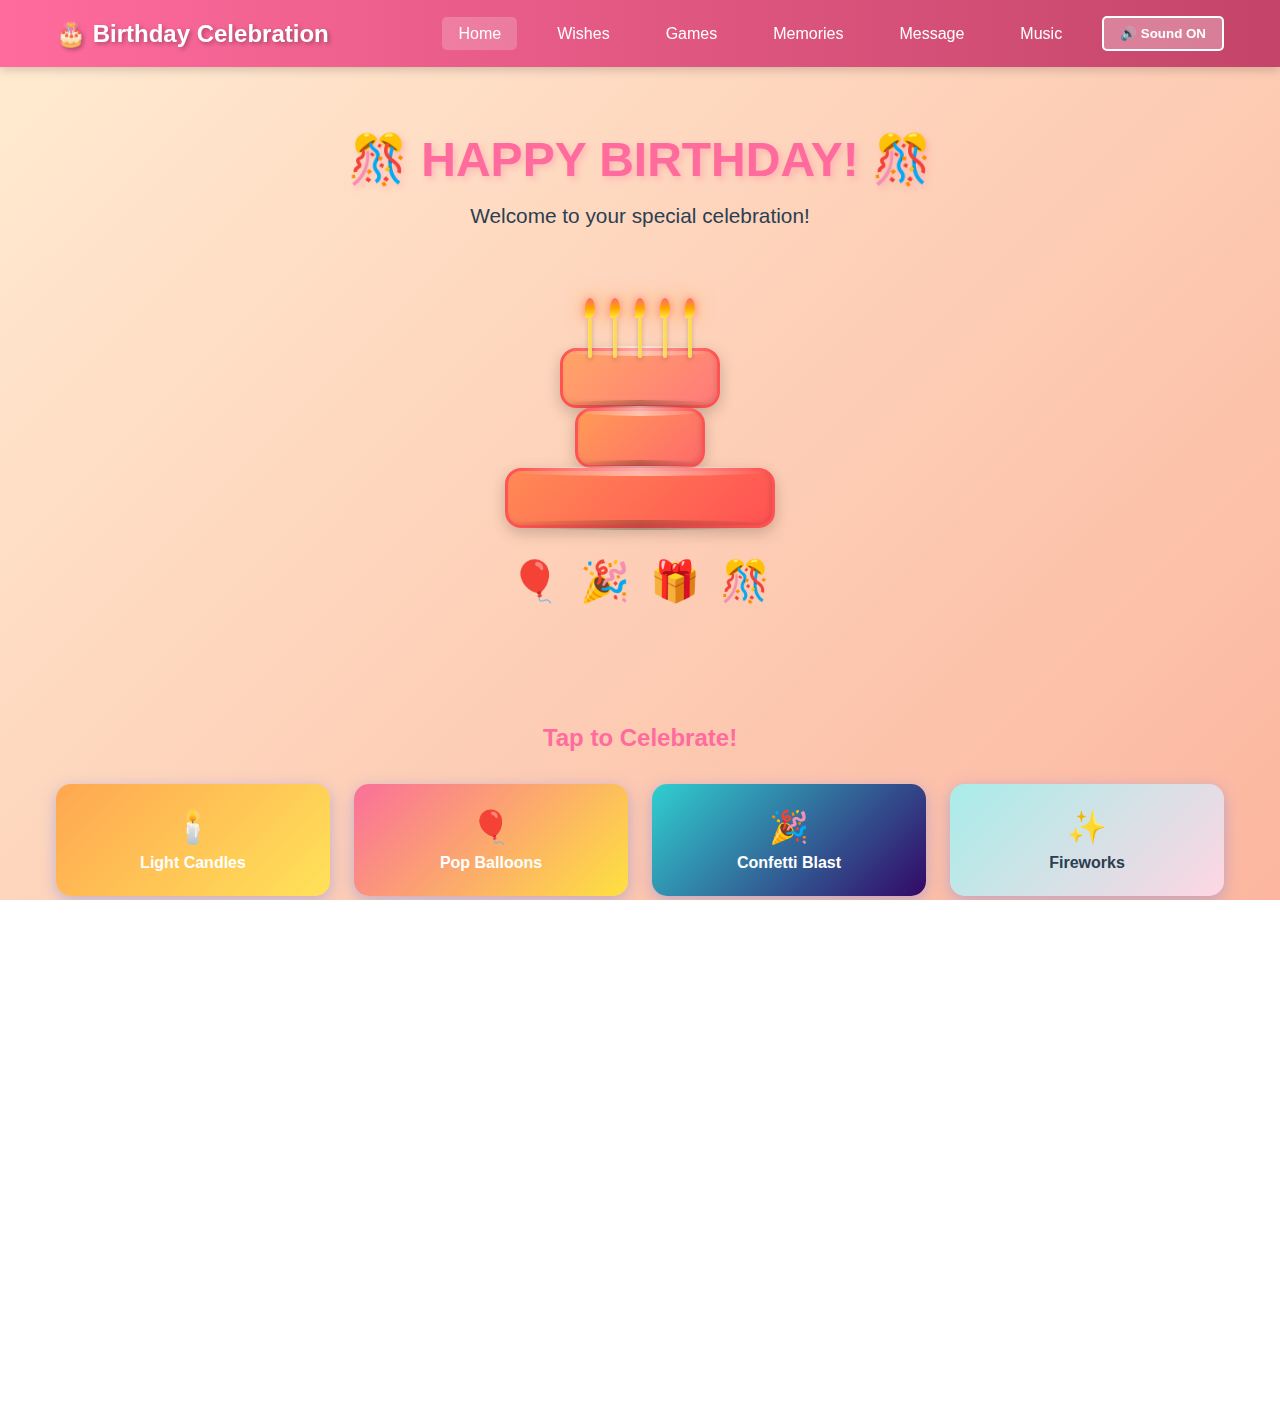
<file: index.html>
<!DOCTYPE html>
<html lang="en">
<head>
    <meta charset="UTF-8">
    <meta name="viewport" content="width=device-width, initial-scale=1.0">
    <title>Happy Birthday! 🎉</title>
    <link rel="stylesheet" href="styles.css">
</head>
<body>
    <!-- Navigation -->
    <nav class="navbar">
        <div class="nav-container">
            <h1 class="logo">🎂 Birthday Celebration</h1>
            <div class="nav-toggle" id="navToggle">☰</div>
            <ul class="nav-menu" id="navMenu">
                <li><a href="index.html" class="nav-link active">Home</a></li>
                <li><a href="wishes.html" class="nav-link">Wishes</a></li>
                <li><a href="games.html" class="nav-link">Games</a></li>
                <li><a href="memories.html" class="nav-link">Memories</a></li>
                <li><a href="message.html" class="nav-link">Message</a></li>
                <li><a href="music.html" class="nav-link">Music</a></li>
                <li><button id="soundToggle" class="sound-btn">🔊 Sound ON</button></li>
            </ul>
        </div>
    </nav>

    <!-- Main Content -->
    <main class="container">
        <!-- Greeting Section -->
        <section class="greeting-section">
            <div class="confetti" id="confetti"></div>
            <h2 class="greeting-text">🎊 HAPPY BIRTHDAY! 🎊</h2>
            <p class="greeting-subtext">Welcome to your special celebration!</p>
        </section>

        <!-- Animated Cake -->
        <section class="cake-section">
            <div class="cake-container">
                <div class="cake">
                    
                    <div class="cake-layer top"></div>
                    <div class="cake-layer middle"></div>
                    <div class="cake-layer bottom"></div>
                </div>

                <!-- Candles -->
                <div class="candles">
                    <div class="candle" data-candle="1">
                        <div class="flame"></div>
                        <div class="candle-stick"></div>
                        
                    </div>
                    <div class="candle" data-candle="2">
                           <div class="flame"></div>
                        <div class="candle-stick"></div>
                     
                    </div>
                    <div class="candle" data-candle="3">
                        <div class="flame"></div>
                        <div class="candle-stick"></div>
                        
                    </div>
                    <div class="candle" data-candle="4">
                        <div class="flame"></div>
                        <div class="candle-stick"></div>
                        
                    </div>
                    <div class="candle" data-candle="5">
                        <div class="flame"></div>
                        <div class="candle-stick"></div>
                        
                    </div>
                </div>

                <!-- Decorations -->
                <div class="decorations">
                    <span class="emoji bounce">🎈</span>
                    <span class="emoji bounce" style="animation-delay: 0.2s">🎉</span>
                    <span class="emoji bounce" style="animation-delay: 0.6s">🎁</span>
                    <span class="emoji bounce" style="animation-delay: 0.8s">🎊</span>
                </div>
            </div>
        </section>

        <!-- Interactive Buttons -->
        <section class="interactive-section">
            <h3>Tap to Celebrate!</h3>
            <div class="button-grid">
                <button class="action-btn candle-btn" id="lightCandlesBtn">
                    <span class="emoji">🕯️</span>
                    <span>Light Candles</span>
                </button>
                <button class="action-btn balloon-btn" id="popBalloonsBtn">
                    <span class="emoji">🎈</span>
                    <span>Pop Balloons</span>
                </button>
                <button class="action-btn confetti-btn" id="confettiBtn">
                    <span class="emoji">🎉</span>
                    <span>Confetti Blast</span>
                </button>
                <button class="action-btn fireworks-btn" id="fireworksBtn">
                    <span class="emoji">✨</span>
                    <span>Fireworks</span>
                </button>
            </div>
        </section>

        <!-- Balloons to Pop -->
        <section class="balloons-section" id="balloons">
            <div class="balloon" data-balloon="1"></div>
            <div class="balloon" data-balloon="2"></div>
            <div class="balloon" data-balloon="3"></div>
            <div class="balloon" data-balloon="4"></div>
            <div class="balloon" data-balloon="5"></div>
            <div class="balloon" data-balloon="6"></div>
        </section>

        <!-- Message Section -->
        <section class="message-section">
            <p class="message-text">Wishing you a day filled with joy, laughter, and wonderful memories! 💫</p>
        </section>
    </main>

    <script src="script.js"></script>
</body>
</html>
</file>
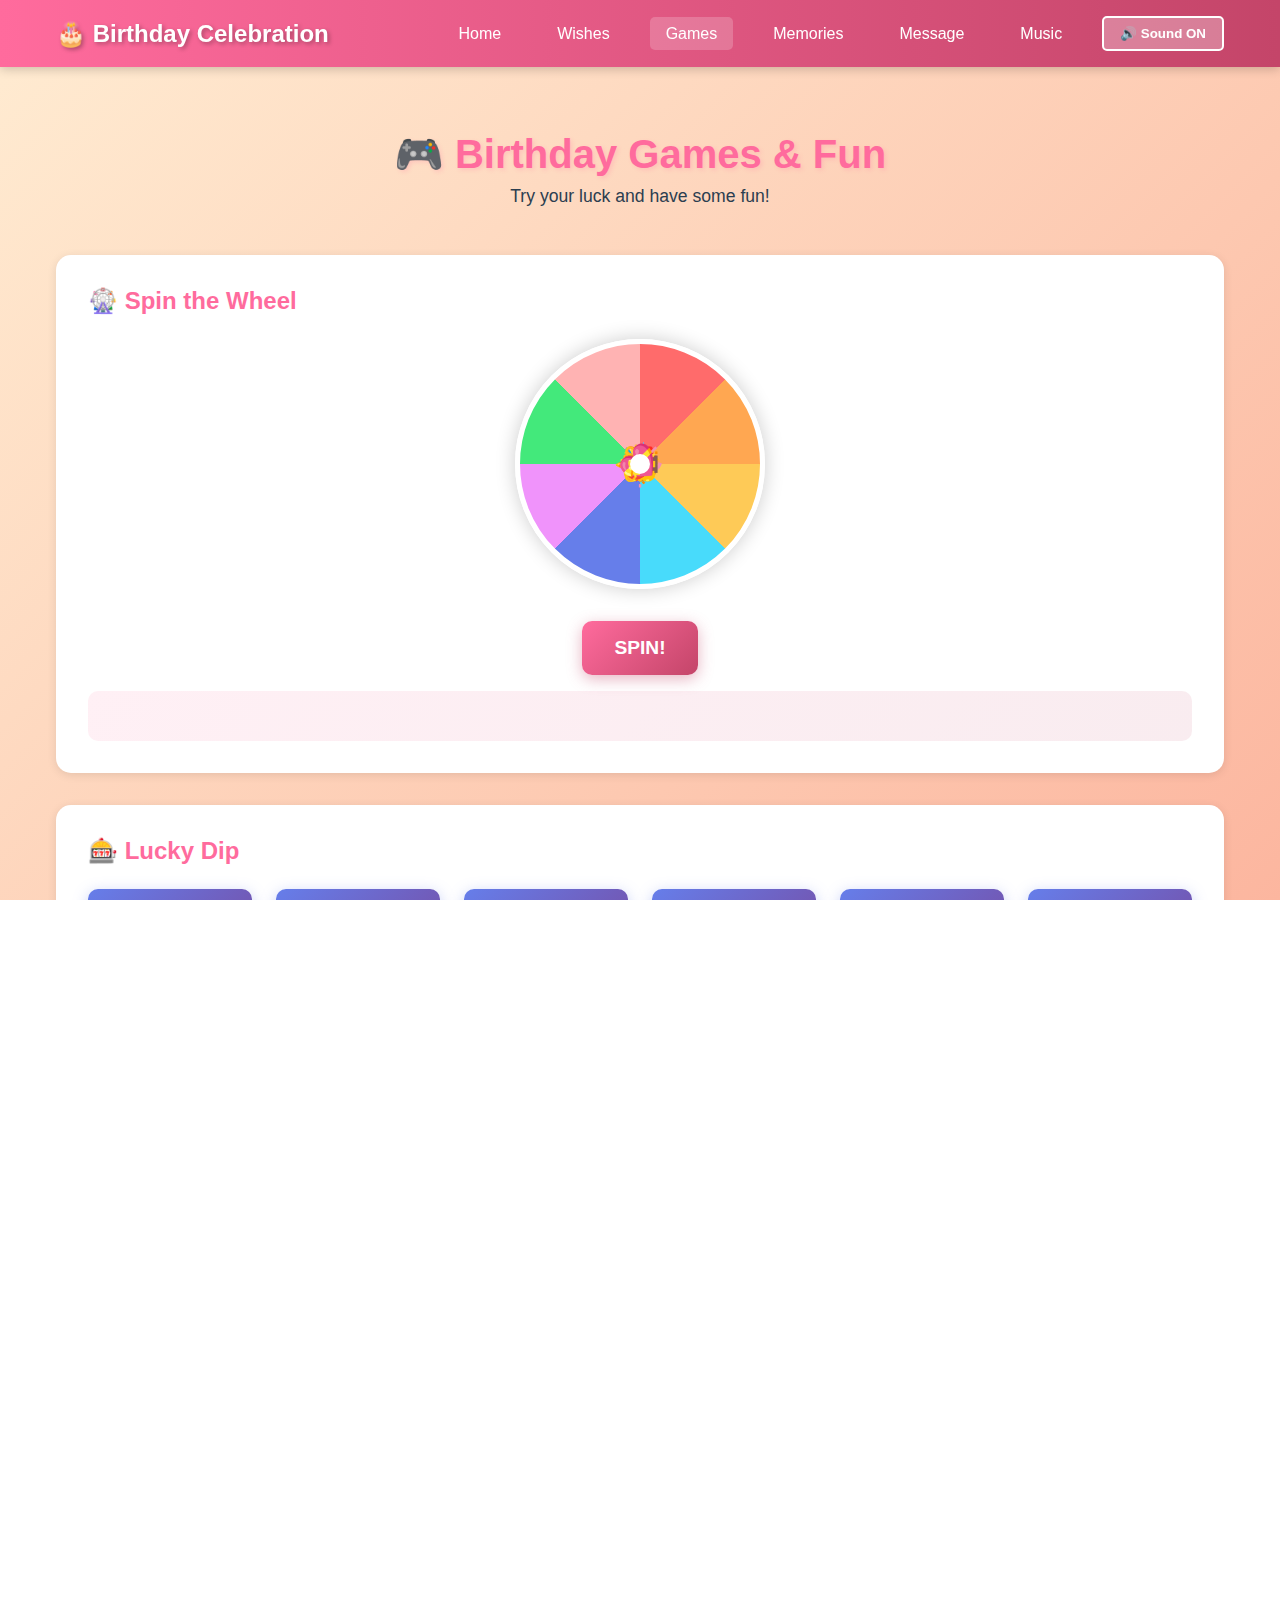
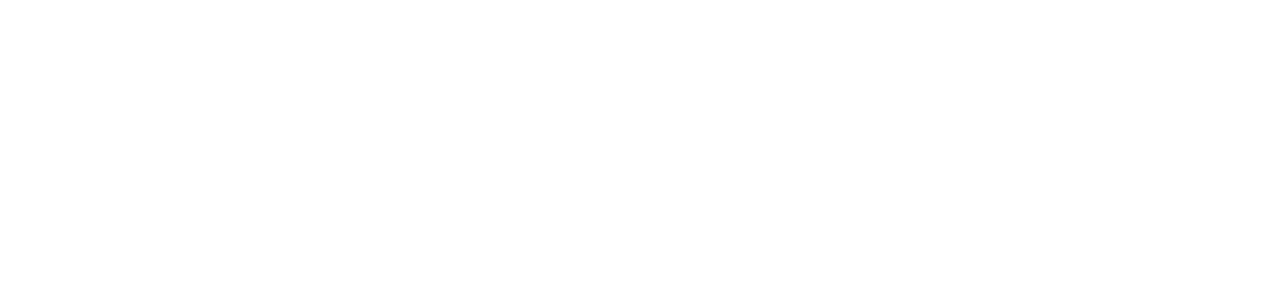
<file: games.html>
<!DOCTYPE html>
<html lang="en">
<head>
    <meta charset="UTF-8">
    <meta name="viewport" content="width=device-width, initial-scale=1.0">
    <title>Birthday Games - Happy Birthday!</title>
    <link rel="stylesheet" href="styles.css">
</head>
<body>
    <!-- Navigation -->
    <nav class="navbar">
        <div class="nav-container">
            <h1 class="logo">🎂 Birthday Celebration</h1>
            <div class="nav-toggle" id="navToggle">☰</div>
            <ul class="nav-menu" id="navMenu">
                <li><a href="index.html" class="nav-link">Home</a></li>
                <li><a href="wishes.html" class="nav-link">Wishes</a></li>
                <li><a href="games.html" class="nav-link active">Games</a></li>
                <li><a href="memories.html" class="nav-link">Memories</a></li>
                <li><a href="message.html" class="nav-link">Message</a></li>
                <li><a href="music.html" class="nav-link">Music</a></li>
                <li><button id="soundToggle" class="sound-btn">🔊 Sound ON</button></li>
            </ul>
        </div>
    </nav>

    <main class="container">
        <section class="page-header">
            <h2>🎮 Birthday Games & Fun</h2>
            <p>Try your luck and have some fun!</p>
        </section>

        <!-- Spin the Wheel Game -->
        <section class="game-section">
            <h3>🎡 Spin the Wheel</h3>
            <div class="wheel-container">
                <div class="wheel" id="wheel">
                    <div class="wheel-slice" style="--rotation: 0deg">🎁</div>
                    <div class="wheel-slice" style="--rotation: 45deg">🎉</div>
                    <div class="wheel-slice" style="--rotation: 90deg">✨</div>
                    <div class="wheel-slice" style="--rotation: 135deg">🌟</div>
                    <div class="wheel-slice" style="--rotation: 180deg">🎊</div>
                    <div class="wheel-slice" style="--rotation: 225deg">🎈</div>
                    <div class="wheel-slice" style="--rotation: 270deg">🏆</div>
                    <div class="wheel-slice" style="--rotation: 315deg">💝</div>
                </div>
                <button class="spin-btn" id="spinBtn">SPIN!</button>
            </div>
            <p class="result-text" id="spinResult"></p>
        </section>

        <!-- Lucky Dip -->
        <section class="game-section">
            <h3>🎰 Lucky Dip</h3>
            <div class="lucky-dip">
                <div class="dip-box" data-prize="1">Pick Me!</div>
                <div class="dip-box" data-prize="2">Pick Me!</div>
                <div class="dip-box" data-prize="3">Pick Me!</div>
                <div class="dip-box" data-prize="4">Pick Me!</div>
                <div class="dip-box" data-prize="5">Pick Me!</div>
                <div class="dip-box" data-prize="6">Pick Me!</div>
            </div>
            <p class="result-text" id="dipResult"></p>
        </section>

        <!-- Fun Facts -->
        <section class="game-section">
            <h3>🧠 Birthday Fun Facts</h3>
            <button class="fact-btn" id="factBtn">Get a Fun Fact!</button>
            <div class="fact-box" id="factBox">
                <p>Click the button to discover an amazing fact!</p>
            </div>
        </section>

        <!-- Memory Match Game -->
        <section class="game-section">
            <h3>🧩 Memory Match</h3>
            <div class="memory-grid" id="memoryGrid">
                <!-- Cards will be generated by JavaScript -->
            </div>
            <p class="result-text" id="memoryResult"></p>
        </section>
    </main>

    <script src="script.js"></script>
</body>
</html>
</file>
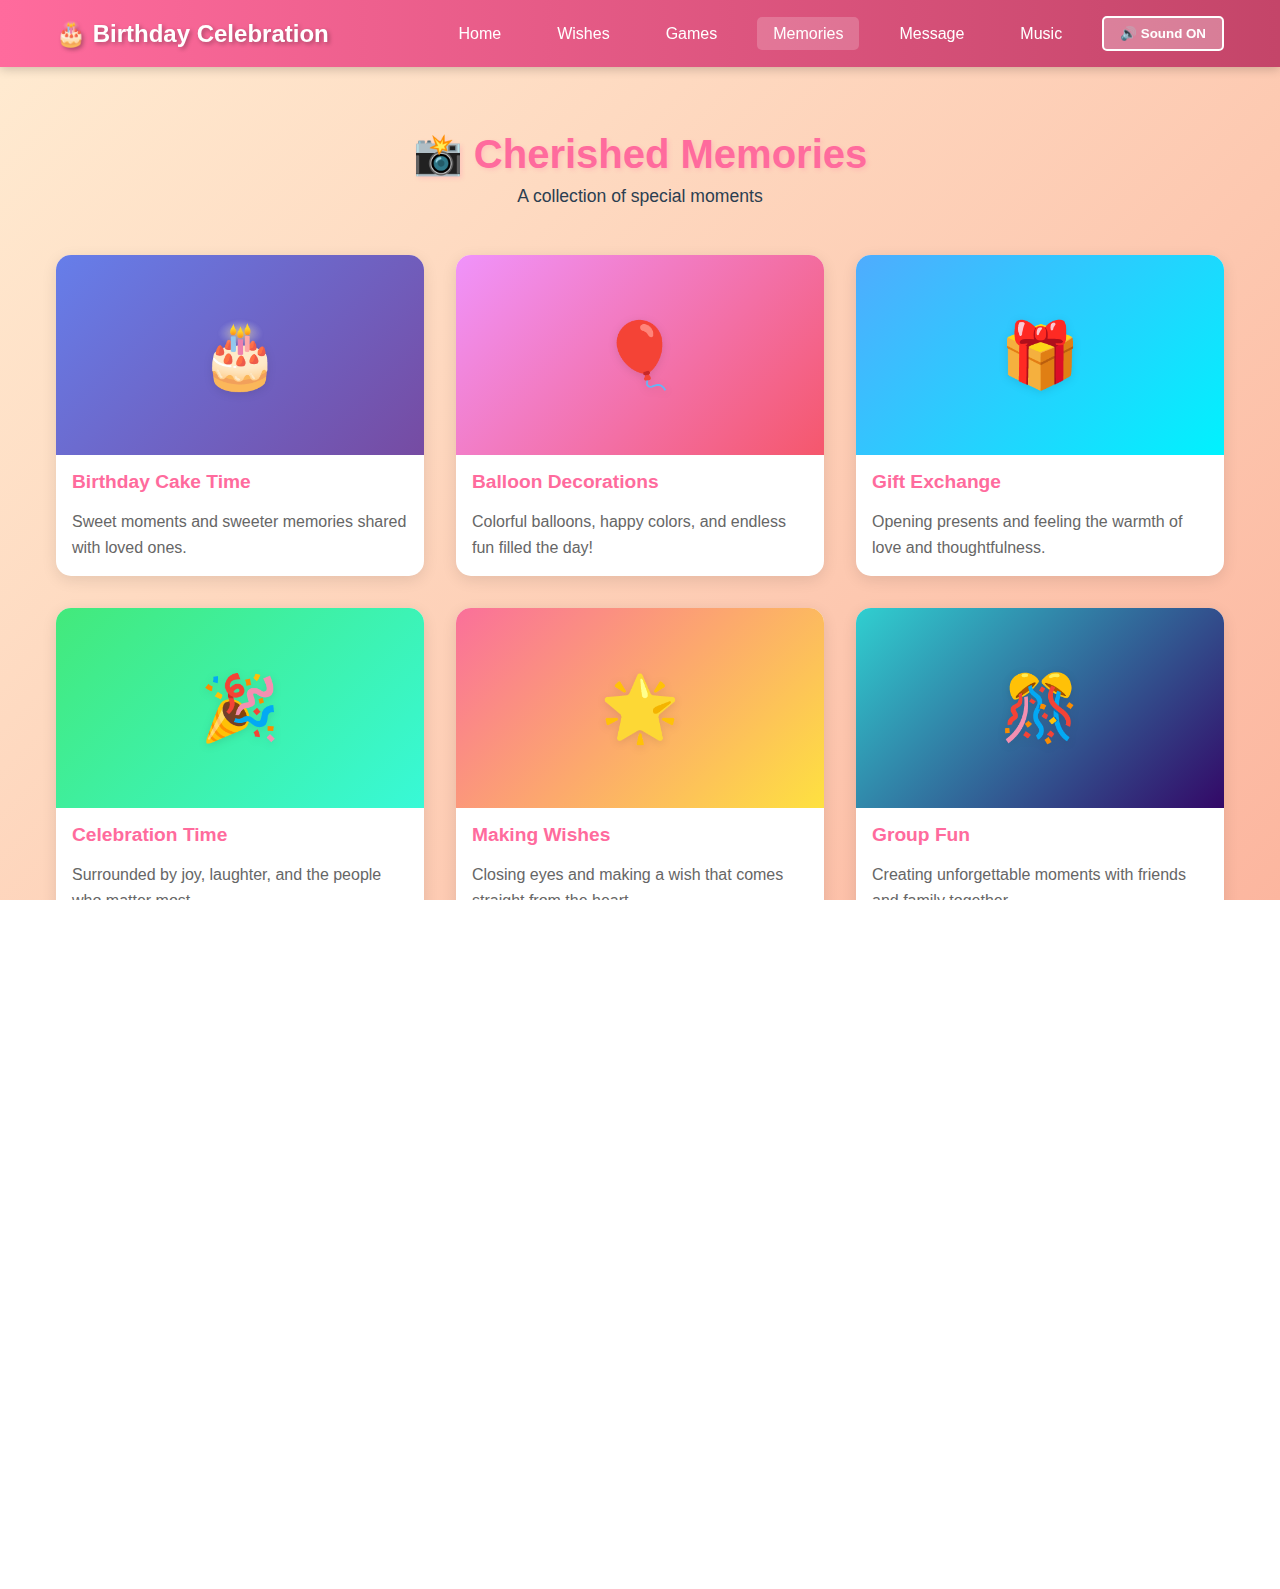
<file: memories.html>
<!DOCTYPE html>
<html lang="en">
<head>
    <meta charset="UTF-8">
    <meta name="viewport" content="width=device-width, initial-scale=1.0">
    <title>Memories - Happy Birthday!</title>
    <link rel="stylesheet" href="styles.css">
</head>
<body>
    <!-- Navigation -->
    <nav class="navbar">
        <div class="nav-container">
            <h1 class="logo">🎂 Birthday Celebration</h1>
            <div class="nav-toggle" id="navToggle">☰</div>
            <ul class="nav-menu" id="navMenu">
                <li><a href="index.html" class="nav-link">Home</a></li>
                <li><a href="wishes.html" class="nav-link">Wishes</a></li>
                <li><a href="games.html" class="nav-link">Games</a></li>
                <li><a href="memories.html" class="nav-link active">Memories</a></li>
                <li><a href="message.html" class="nav-link">Message</a></li>
                <li><a href="music.html" class="nav-link">Music</a></li>
                <li><button id="soundToggle" class="sound-btn">🔊 Sound ON</button></li>
            </ul>
        </div>
    </nav>

    <main class="container">
        <section class="page-header">
            <h2>📸 Cherished Memories</h2>
            <p>A collection of special moments</p>
        </section>

        <!-- Photo Gallery -->
        <div class="memories-grid">
            <div class="memory-card">
                <div class="memory-image" style="background: linear-gradient(135deg, #667eea 0%, #764ba2 100%);">
                    <span class="memory-emoji">🎂</span>
                </div>
                <h3>Birthday Cake Time</h3>
                <p>Sweet moments and sweeter memories shared with loved ones.</p>
            </div>

            <div class="memory-card">
                <div class="memory-image" style="background: linear-gradient(135deg, #f093fb 0%, #f5576c 100%);">
                    <span class="memory-emoji">🎈</span>
                </div>
                <h3>Balloon Decorations</h3>
                <p>Colorful balloons, happy colors, and endless fun filled the day!</p>
            </div>

            <div class="memory-card">
                <div class="memory-image" style="background: linear-gradient(135deg, #4facfe 0%, #00f2fe 100%);">
                    <span class="memory-emoji">🎁</span>
                </div>
                <h3>Gift Exchange</h3>
                <p>Opening presents and feeling the warmth of love and thoughtfulness.</p>
            </div>

            <div class="memory-card">
                <div class="memory-image" style="background: linear-gradient(135deg, #43e97b 0%, #38f9d7 100%);">
                    <span class="memory-emoji">🎉</span>
                </div>
                <h3>Celebration Time</h3>
                <p>Surrounded by joy, laughter, and the people who matter most.</p>
            </div>

            <div class="memory-card">
                <div class="memory-image" style="background: linear-gradient(135deg, #fa709a 0%, #fee140 100%);">
                    <span class="memory-emoji">🌟</span>
                </div>
                <h3>Making Wishes</h3>
                <p>Closing eyes and making a wish that comes straight from the heart.</p>
            </div>

            <div class="memory-card">
                <div class="memory-image" style="background: linear-gradient(135deg, #30cfd0 0%, #330867 100%);">
                    <span class="memory-emoji">🎊</span>
                </div>
                <h3>Group Fun</h3>
                <p>Creating unforgettable moments with friends and family together.</p>
            </div>
        </div>

        <!-- Timeline Section -->
        <section class="timeline-section">
            <h3>Your Birthday Timeline</h3>
            <div class="timeline">
                <div class="timeline-item">
                    <div class="timeline-marker">🌅</div>
                    <h4>Morning Surprise</h4>
                    <p>The day begins with excitement and anticipation!</p>
                </div>
                <div class="timeline-item">
                    <div class="timeline-marker">🍰</div>
                    <h4>Cake & Treats</h4>
                    <p>Time to enjoy delicious cake and sweet surprises.</p>
                </div>
                <div class="timeline-item">
                    <div class="timeline-marker">🎁</div>
                    <h4>Gift Time</h4>
                    <p>Opening presents and feeling appreciated and loved.</p>
                </div>
                <div class="timeline-item">
                    <div class="timeline-marker">🎊</div>
                    <h4>Celebration</h4>
                    <p>Party time with friends, music, and endless fun!</p>
                </div>
            </div>
        </section>
    </main>

    <script src="script.js"></script>
</body>
</html>
</file>
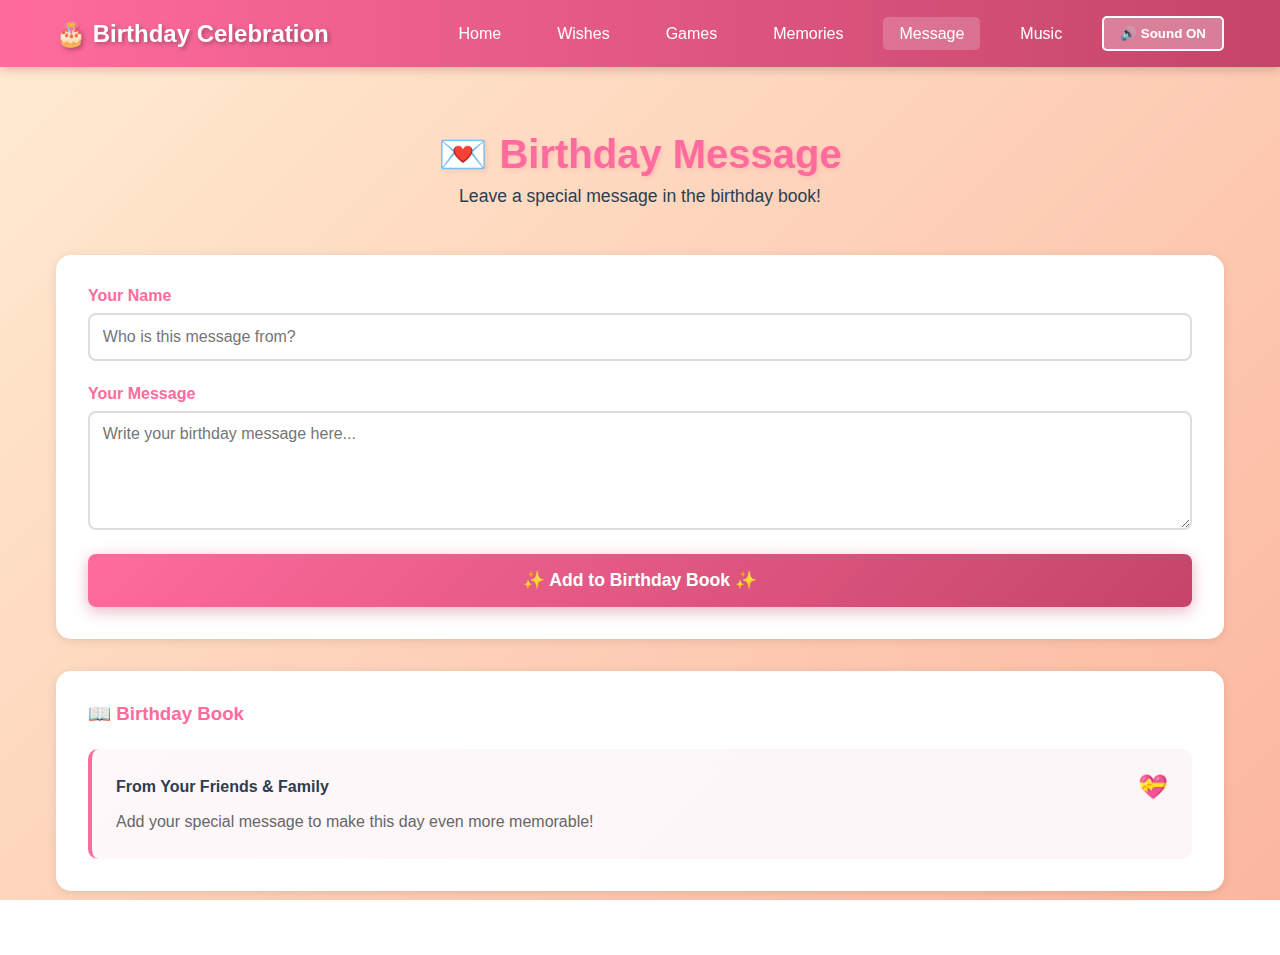
<file: message.html>
<!DOCTYPE html>
<html lang="en">
<head>
    <meta charset="UTF-8">
    <meta name="viewport" content="width=device-width, initial-scale=1.0">
    <title>Birthday Message - Happy Birthday!</title>
    <link rel="stylesheet" href="styles.css">
</head>
<body>
    <!-- Navigation -->
    <nav class="navbar">
        <div class="nav-container">
            <h1 class="logo">🎂 Birthday Celebration</h1>
            <div class="nav-toggle" id="navToggle">☰</div>
            <ul class="nav-menu" id="navMenu">
                <li><a href="index.html" class="nav-link">Home</a></li>
                <li><a href="wishes.html" class="nav-link">Wishes</a></li>
                <li><a href="games.html" class="nav-link">Games</a></li>
                <li><a href="memories.html" class="nav-link">Memories</a></li>
                <li><a href="message.html" class="nav-link active">Message</a></li>
                <li><a href="music.html" class="nav-link">Music</a></li>
                <li><button id="soundToggle" class="sound-btn">🔊 Sound ON</button></li>
            </ul>
        </div>
    </nav>

    <main class="container">
        <section class="page-header">
            <h2>💌 Birthday Message</h2>
            <p>Leave a special message in the birthday book!</p>
        </section>

        <!-- Message Form -->
        <section class="message-form-section">
            <form id="messageForm" class="message-form">
                <div class="form-group">
                    <label for="name">Your Name</label>
                    <input type="text" id="name" name="name" placeholder="Who is this message from?" required>
                </div>
                <div class="form-group">
                    <label for="message">Your Message</label>
                    <textarea id="message" name="message" placeholder="Write your birthday message here..." rows="5" required></textarea>
                </div>
                <button type="submit" class="submit-btn">✨ Add to Birthday Book ✨</button>
            </form>
        </section>

        <!-- Messages Display -->
        <section class="messages-section">
            <h3>📖 Birthday Book</h3>
            <div class="messages-container" id="messagesContainer">
                <div class="message-item">
                    <div class="message-header">
                        <strong>From Your Friends & Family</strong>
                        <span class="message-icon">💝</span>
                    </div>
                    <p>Add your special message to make this day even more memorable!</p>
                </div>
            </div>
        </section>
    </main>

    <script src="script.js"></script>
</body>
</html>
</file>
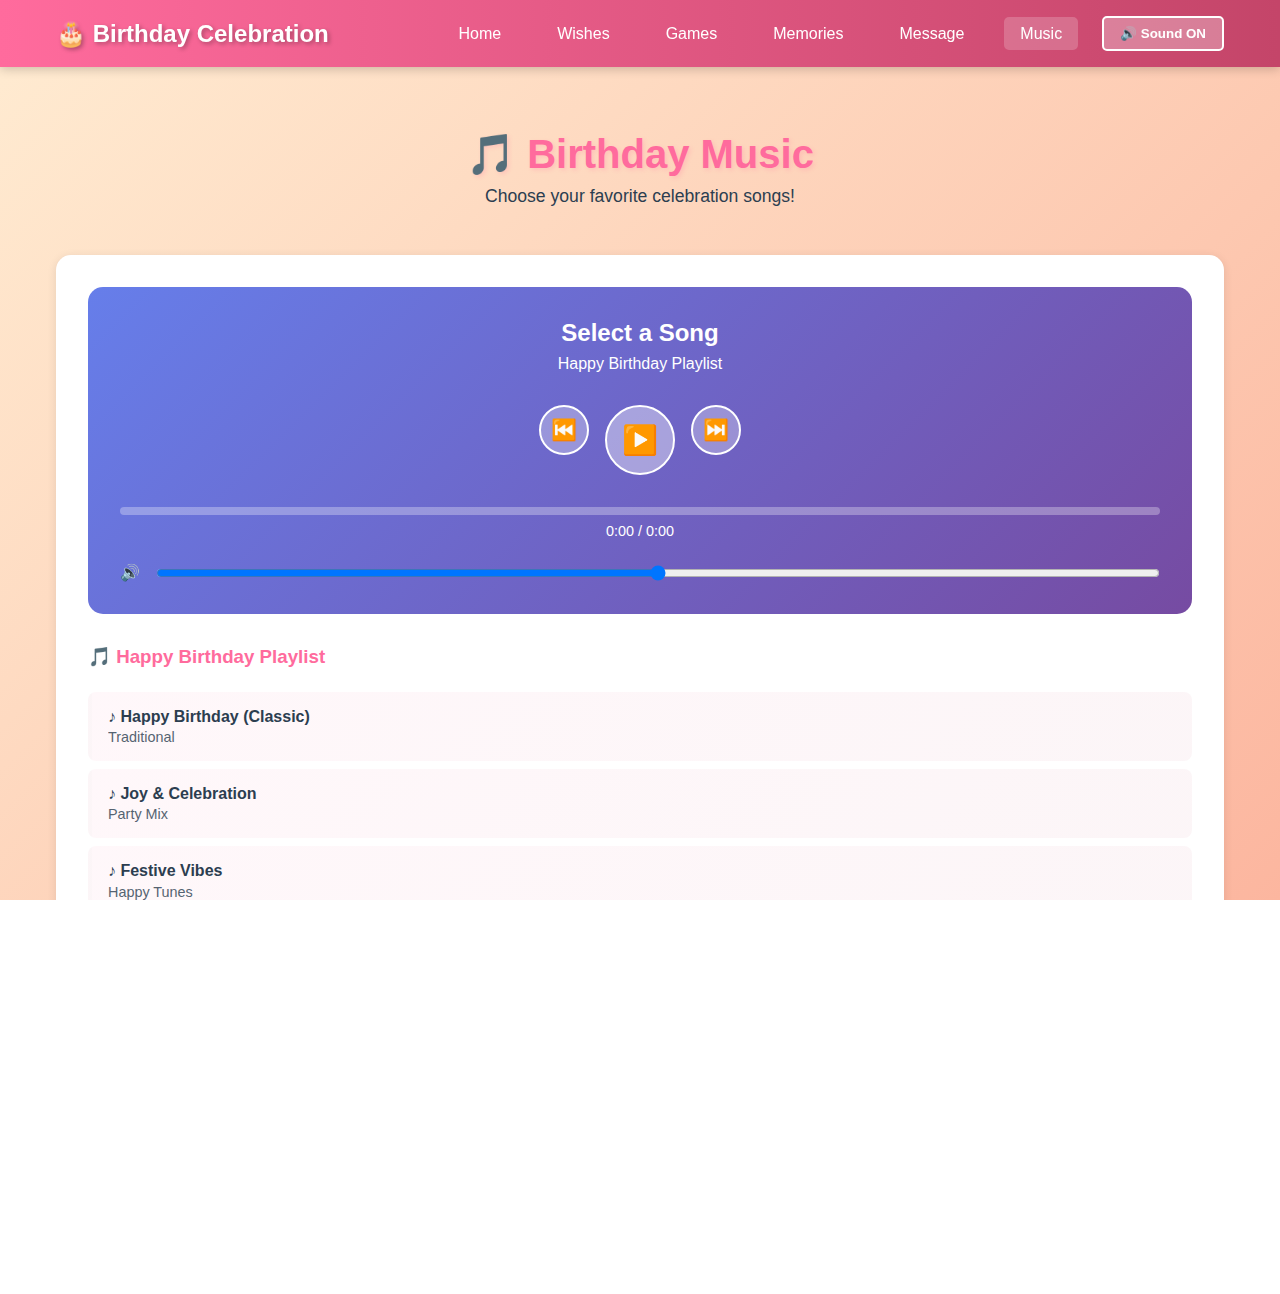
<file: music.html>
<!DOCTYPE html>
<html lang="en">
<head>
    <meta charset="UTF-8">
    <meta name="viewport" content="width=device-width, initial-scale=1.0">
    <title>Birthday Music - Happy Birthday!</title>
    <link rel="stylesheet" href="styles.css">
</head>
<body>
    <!-- Navigation -->
    <nav class="navbar">
        <div class="nav-container">
            <h1 class="logo">🎂 Birthday Celebration</h1>
            <div class="nav-toggle" id="navToggle">☰</div>
            <ul class="nav-menu" id="navMenu">
                <li><a href="index.html" class="nav-link">Home</a></li>
                <li><a href="wishes.html" class="nav-link">Wishes</a></li>
                <li><a href="games.html" class="nav-link">Games</a></li>
                <li><a href="memories.html" class="nav-link">Memories</a></li>
                <li><a href="message.html" class="nav-link">Message</a></li>
                <li><a href="music.html" class="nav-link active">Music</a></li>
                <li><button id="soundToggle" class="sound-btn">🔊 Sound ON</button></li>
            </ul>
        </div>
    </nav>

    <main class="container">
        <section class="page-header">
            <h2>🎵 Birthday Music</h2>
            <p>Choose your favorite celebration songs!</p>
        </section>

        <!-- Music Player -->
        <section class="music-section">
            <div class="player-container">
                <div class="now-playing">
                    <h3 id="songTitle">Select a Song</h3>
                    <p id="artistName">Happy Birthday Playlist</p>
                </div>

                <div class="player-controls">
                    <button id="prevBtn" class="control-btn">⏮️</button>
                    <button id="playBtn" class="control-btn play-btn">▶️</button>
                    <button id="nextBtn" class="control-btn">⏭️</button>
                </div>

                <div class="progress-container">
                    <div class="progress-bar">
                        <div class="progress-fill" id="progressFill"></div>
                    </div>
                    <div class="time-display">
                        <span id="currentTime">0:00</span> / <span id="duration">0:00</span>
                    </div>
                </div>

                <div class="volume-container">
                    <span>🔊</span>
                    <input type="range" id="volumeSlider" min="0" max="100" value="50">
                </div>
            </div>

            <!-- Playlist -->
            <div class="playlist">
                <h3>🎵 Happy Birthday Playlist</h3>
                <ul id="playlistContainer" class="song-list">
                    <!-- Songs will be populated by JavaScript -->
                </ul>
            </div>
        </section>

        <!-- Fun Fact -->
        <section class="fun-fact-section">
            <div class="fun-fact-card">
                <p>🎼 Did you know? The "Happy Birthday" song has been sung more than any other song in the English language!</p>
            </div>
        </section>
    </main>

    <audio id="audioPlayer"></audio>
    <script src="script.js"></script>
</body>
</html>
</file>
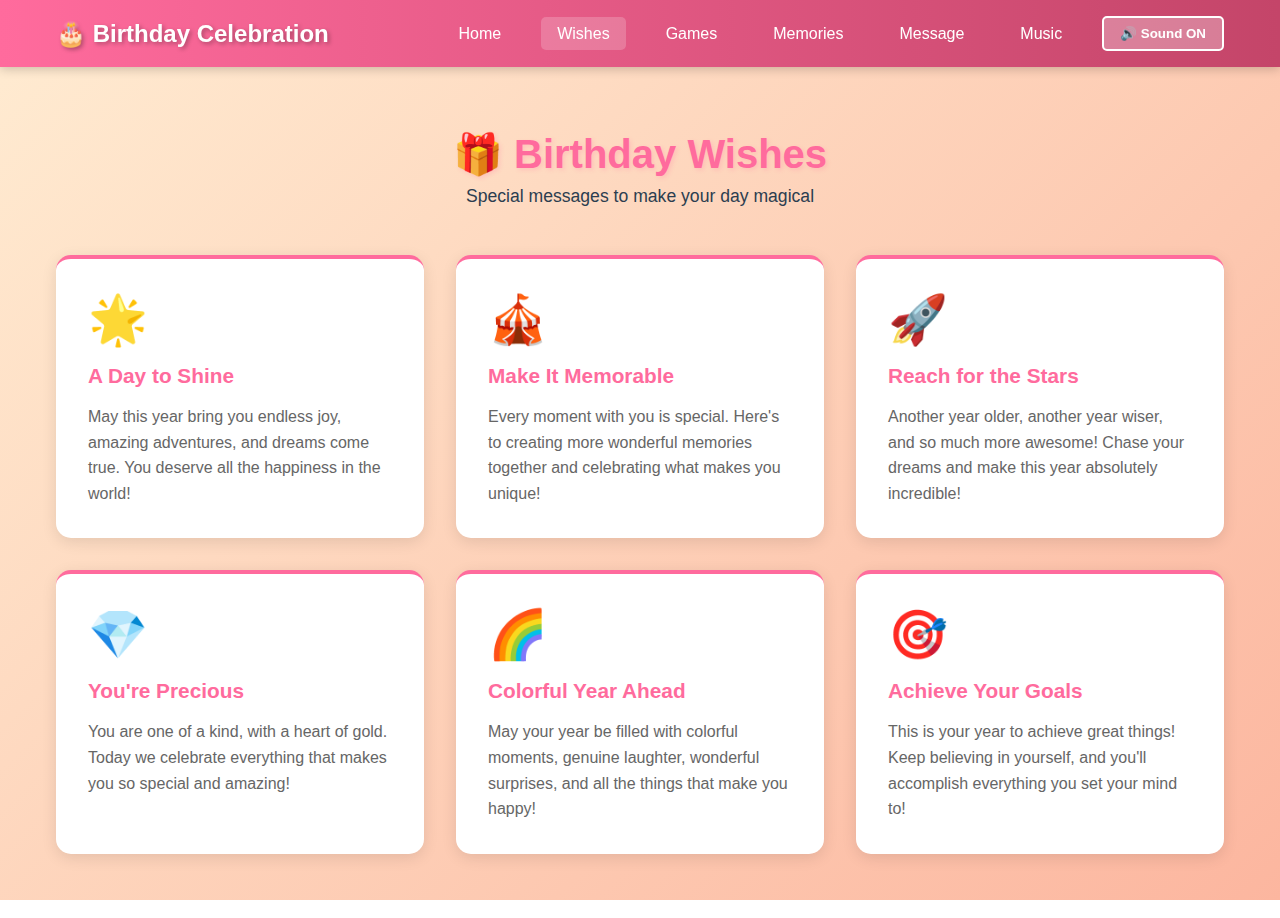
<file: wishes.html>
<!DOCTYPE html>
<html lang="en">
<head>
    <meta charset="UTF-8">
    <meta name="viewport" content="width=device-width, initial-scale=1.0">
    <title>Birthday Wishes - Happy Birthday!</title>
    <link rel="stylesheet" href="styles.css">
</head>
<body>
    <!-- Navigation -->
    <nav class="navbar">
        <div class="nav-container">
            <h1 class="logo">🎂 Birthday Celebration</h1>
            <div class="nav-toggle" id="navToggle">☰</div>
            <ul class="nav-menu" id="navMenu">
                <li><a href="index.html" class="nav-link">Home</a></li>
                <li><a href="wishes.html" class="nav-link active">Wishes</a></li>
                <li><a href="games.html" class="nav-link">Games</a></li>
                <li><a href="memories.html" class="nav-link">Memories</a></li>
                <li><a href="message.html" class="nav-link">Message</a></li>
                <li><a href="music.html" class="nav-link">Music</a></li>
                <li><button id="soundToggle" class="sound-btn">🔊 Sound ON</button></li>
            </ul>
        </div>
    </nav>

    <main class="container">
        <section class="page-header">
            <h2>🎁 Birthday Wishes</h2>
            <p>Special messages to make your day magical</p>
        </section>

        <div class="wishes-grid">
            <div class="wish-card">
                <div class="wish-emoji">🌟</div>
                <h3>A Day to Shine</h3>
                <p>May this year bring you endless joy, amazing adventures, and dreams come true. You deserve all the happiness in the world!</p>
            </div>

            <div class="wish-card">
                <div class="wish-emoji">🎪</div>
                <h3>Make It Memorable</h3>
                <p>Every moment with you is special. Here's to creating more wonderful memories together and celebrating what makes you unique!</p>
            </div>

            <div class="wish-card">
                <div class="wish-emoji">🚀</div>
                <h3>Reach for the Stars</h3>
                <p>Another year older, another year wiser, and so much more awesome! Chase your dreams and make this year absolutely incredible!</p>
            </div>

            <div class="wish-card">
                <div class="wish-emoji">💎</div>
                <h3>You're Precious</h3>
                <p>You are one of a kind, with a heart of gold. Today we celebrate everything that makes you so special and amazing!</p>
            </div>

            <div class="wish-card">
                <div class="wish-emoji">🌈</div>
                <h3>Colorful Year Ahead</h3>
                <p>May your year be filled with colorful moments, genuine laughter, wonderful surprises, and all the things that make you happy!</p>
            </div>

            <div class="wish-card">
                <div class="wish-emoji">🎯</div>
                <h3>Achieve Your Goals</h3>
                <p>This is your year to achieve great things! Keep believing in yourself, and you'll accomplish everything you set your mind to!</p>
            </div>
        </div>
    </main>

    <script src="script.js"></script>
</body>
</html>
</file>
<file: styles.css>
* {
  margin: 0;
  padding: 0;
  box-sizing: border-box;
}

:root {
  --primary-color: #ff6b9d;
  --secondary-color: #c44569;
  --accent-color: #feca57;
  --light-bg: #fff5e6;
  --dark-text: #2c3e50;
  --border-radius: 15px;
}

html,
body {
  width: 100%;
  height: 100%;
  font-family: "Arial", sans-serif;
  background: linear-gradient(135deg, #ffecd2 0%, #fcb69f 100%);
  color: var(--dark-text);
  overflow-x: hidden;
}

/* Navigation */
.navbar {
  background: linear-gradient(90deg, #ff6b9d 0%, #c44569 100%);
  padding: 1rem 0;
  position: sticky;
  top: 0;
  z-index: 1000;
  box-shadow: 0 2px 10px rgba(0, 0, 0, 0.2);
}

.nav-container {
  max-width: 1200px;
  margin: 0 auto;
  padding: 0 1rem;
  display: flex;
  justify-content: space-between;
  align-items: center;
}

.logo {
  color: white;
  font-size: 1.5rem;
  font-weight: bold;
  text-shadow: 2px 2px 4px rgba(0, 0, 0, 0.3);
}

.nav-menu {
  display: flex;
  list-style: none;
  gap: 1.5rem;
  align-items: center;
}

.nav-link {
  color: white;
  text-decoration: none;
  font-weight: 500;
  transition: all 0.3s ease;
  padding: 0.5rem 1rem;
  border-radius: 5px;
}

.nav-link:hover,
.nav-link.active {
  background: rgba(255, 255, 255, 0.2);
  transform: scale(1.05);
}

.sound-btn {
  background: rgba(255, 255, 255, 0.3);
  color: white;
  border: 2px solid white;
  padding: 0.5rem 1rem;
  border-radius: 5px;
  cursor: pointer;
  font-weight: bold;
  transition: all 0.3s ease;
}

.sound-btn:hover {
  background: rgba(255, 255, 255, 0.5);
}

.nav-toggle {
  display: none;
  color: white;
  font-size: 1.5rem;
  cursor: pointer;
}

/* Main Container */
.container {
  max-width: 1200px;
  margin: 0 auto;
  padding: 2rem 1rem;
}

/* Page Header */
.page-header {
  text-align: center;
  margin: 2rem 0 3rem;
}

.page-header h2 {
  font-size: 2.5rem;
  color: var(--primary-color);
  margin-bottom: 0.5rem;
  text-shadow: 2px 2px 4px rgba(255, 107, 157, 0.2);
}

.page-header p {
  font-size: 1.1rem;
  color: var(--dark-text);
}

/* Greeting Section */
.greeting-section {
  text-align: center;
  margin: 2rem 0;
  position: relative;
}

.greeting-text {
  font-size: 3rem;
  color: var(--primary-color);
  margin: 1rem 0;
  text-shadow: 3px 3px 6px rgba(255, 107, 157, 0.3);
  animation: bounce 0.6s ease-in-out infinite;
}

.greeting-subtext {
  font-size: 1.3rem;
  color: var(--dark-text);
  margin: 1rem 0;
}

/* Cake Section */
.cake-section {
  display: flex;
  justify-content: center;
  align-items: center;
  margin: 3rem 0;
  min-height: 400px;
}

.cake-container {
  position: relative;
  display: flex;
  flex-direction: column;
  align-items: center;
  justify-content: center;
}

.cake {
  display: flex;
  flex-direction: column;   /* normal order */
  align-items: center;
  position: relative;
}



.cake-layer {
  
  width: 200px;
  height: 60px;
  background: linear-gradient(135deg, #ff9a56 0%, #ff6b6b 100%);
  border-radius: 16px;
  box-shadow: 0 5px 15px rgba(0, 0, 0, 0.2), inset -2px -2px 5px rgba(0, 0, 0, 0.1);
  position: relative;
  border: 3px solid #ff5252;
}

.cake-layer::before {
  content: "";
  position: absolute;
  top: -5px;
  left: 0;
  right: 0;
  height: 10px;
  background: linear-gradient(90deg, transparent, rgba(255, 255, 255, 0.5), transparent);
  border-radius: 50%;
}

.cake-layer::after {
  content: "";
  position: absolute;
  bottom: -5px;
  left: 0;
  right: 0;
  height: 10px;
  background: linear-gradient(90deg, transparent, rgba(0, 0, 0, 0.2), transparent);
  border-radius: 50%;
}

.cake-layer.top {
  width: 160px;
  background: linear-gradient(135deg, #ffa566 0%, #ff7a7a 100%);
}

.cake-layer.middle {
  width: 130px;
}

.cake-layer.bottom {
  width: 270px;
  background: linear-gradient(135deg, #ff8a56 0%, #ff5252 100%);
}

/* Candles */
.candles {
  position: absolute;
  top: -50px;              /* sits on top layer */
  left: 50%;
  transform: translateX(-50%);
  display: flex;
  gap: 15px;
  z-index: 50;
}


.candle {

  display: flex;
  flex-direction: column;
  align-items: center;
  cursor: pointer;
  transition: transform 0.3s ease;
}

.candle:hover {
  transform: scale(1.1);
}

.candle-stick {
 
  width: 4px;
  height: 40px;
  background: linear-gradient(90deg, #ffe066 0%, #ffd54f 100%);
  border-radius: 2px;
  box-shadow: 0 2px 5px rgba(0, 0, 0, 0.2);
}

.flame {
  width: 10px;
  height: 20px;
  background: linear-gradient(180deg, #ff6b6b 0%, #ffa500 50%, #ffeb3b 100%);
  border-radius: 50% 50% 50% 0;
  transform-origin: center bottom;
  animation: flicker 0.4s infinite;
  box-shadow: 0 0 10px rgba(255, 107, 107, 0.8), 0 0 20px rgba(255, 165, 0, 0.5);
}

.flame.unlit {
  animation: none;
  opacity: 0.3;
}

@keyframes flicker {
  0%,
  100% {
    transform: scaleY(1) scaleX(1);
  }
  25% {
    transform: scaleY(1.1) scaleX(0.95);
  }
  50% {
    transform: scaleY(1.05) scaleX(1.05);
  }
  75% {
    transform: scaleY(1.15) scaleX(0.9);
  }
}

/* Decorations */
.decorations {
  display: flex;
  gap: 20px;
  margin-top: 30px;
  justify-content: center;
  flex-wrap: wrap;
}

.emoji {
  font-size: 2.5rem;
  display: inline-block;
}

.bounce {
  animation: bounceEmoji 0.8s ease-in-out infinite;
}

@keyframes bounceEmoji {
  0%,
  100% {
    transform: translateY(0);
  }
  50% {
    transform: translateY(-20px);
  }
}

/* Interactive Section */
.interactive-section {
  text-align: center;
  margin: 3rem 0;
}

.interactive-section h3 {
  font-size: 1.5rem;
  color: var(--primary-color);
  margin-bottom: 2rem;
}

.button-grid {
  display: grid;
  grid-template-columns: repeat(auto-fit, minmax(150px, 1fr));
  gap: 1.5rem;
  margin-bottom: 2rem;
}

.action-btn {
  background: linear-gradient(135deg, #667eea 0%, #764ba2 100%);
  color: white;
  border: none;
  padding: 1.5rem 1rem;
  border-radius: var(--border-radius);
  font-size: 1rem;
  font-weight: bold;
  cursor: pointer;
  transition: all 0.3s ease;
  display: flex;
  flex-direction: column;
  align-items: center;
  gap: 0.5rem;
  box-shadow: 0 4px 15px rgba(102, 126, 234, 0.4);
}

.action-btn:hover {
  transform: translateY(-5px);
  box-shadow: 0 6px 20px rgba(102, 126, 234, 0.6);
}

.action-btn:active {
  transform: translateY(-2px);
}

.action-btn .emoji {
  font-size: 2rem;
}

.candle-btn {
  background: linear-gradient(135deg, #ffa751 0%, #ffe259 100%);
}

.balloon-btn {
  background: linear-gradient(135deg, #fa709a 0%, #fee140 100%);
}

.confetti-btn {
  background: linear-gradient(135deg, #30cfd0 0%, #330867 100%);
}

.fireworks-btn {
  background: linear-gradient(135deg, #a8edea 0%, #fed6e3 100%);
  color: var(--dark-text);
}

/* Balloons Section */
.balloons-section {
  display: flex;
  justify-content: space-around;
  align-items: flex-end;
  min-height: 300px;
  margin: 2rem 0;
  flex-wrap: wrap;
  gap: 1rem;
}

.balloon {
  width: 60px;
  height: 70px;
  border-radius: 50% 50% 50% 0;
  cursor: pointer;
  position: relative;
  transition: all 0.3s ease;
  animation: float 3s ease-in-out infinite;
}

.balloon[data-balloon="1"] {
  background: linear-gradient(135deg, #ff6b6b, #ff8787);
  animation-delay: 0s;
}

.balloon[data-balloon="2"] {
  background: linear-gradient(135deg, #ff6b9d, #ffb3b3);
  animation-delay: 0.2s;
}

.balloon[data-balloon="3"] {
  background: linear-gradient(135deg, #ffa751, #ffca28);
  animation-delay: 0.4s;
}

.balloon[data-balloon="4"] {
  background: linear-gradient(135deg, #feca57, #ffeb3b);
  animation-delay: 0.6s;
}

.balloon[data-balloon="5"] {
  background: linear-gradient(135deg, #48dbfb, #4facfe);
  animation-delay: 0.8s;
}

.balloon[data-balloon="6"] {
  background: linear-gradient(135deg, #667eea, #764ba2);
  animation-delay: 1s;
}

.balloon[data-balloon="7"] {
  background: linear-gradient(135deg, #f093fb, #f5576c);
  animation-delay: 1.2s;
}

.balloon[data-balloon="8"] {
  background: linear-gradient(135deg, #43e97b, #38f9d7);
  animation-delay: 1.4s;
}

.balloon::before {
  content: "";
  position: absolute;
  bottom: -30px;
  left: 50%;
  transform: translateX(-50%);
  width: 2px;
  height: 30px;
  background: #999;
}

@keyframes float {
  0%,
  100% {
    transform: translateY(0) rotateZ(0deg);
  }
  25% {
    transform: translateY(-10px) rotateZ(2deg);
  }
  75% {
    transform: translateY(-10px) rotateZ(-2deg);
  }
}

.balloon.popped {
  animation: pop 0.5s ease-out forwards;
}

@keyframes pop {
  0% {
    transform: scale(1);
    opacity: 1;
  }
  100% {
    transform: scale(0);
    opacity: 0;
  }
}

/* Confetti */
.confetti {
  position: fixed;
  width: 100%;
  height: 100%;
  pointer-events: none;
  top: 0;
  left: 0;
  z-index: 999;
}

.confetti-piece {
  position: absolute;
  width: 10px;
  height: 10px;
  pointer-events: none;
}

/* Message Section */
.message-section {
  text-align: center;
  padding: 2rem;
  background: linear-gradient(135deg, rgba(255, 107, 157, 0.1), rgba(196, 69, 105, 0.1));
  border-radius: var(--border-radius);
  margin: 2rem 0;
}

.message-text {
  font-size: 1.3rem;
  color: var(--dark-text);
  font-style: italic;
}

/* Wishes Grid */
.wishes-grid {
  display: grid;
  grid-template-columns: repeat(auto-fit, minmax(300px, 1fr));
  gap: 2rem;
  margin: 2rem 0;
}

.wish-card {
  background: white;
  border-radius: var(--border-radius);
  padding: 2rem;
  box-shadow: 0 4px 15px rgba(0, 0, 0, 0.1);
  transition: all 0.3s ease;
  border-top: 4px solid var(--primary-color);
}

.wish-card:hover {
  transform: translateY(-5px);
  box-shadow: 0 8px 25px rgba(0, 0, 0, 0.15);
}

.wish-emoji {
  font-size: 3rem;
  margin-bottom: 1rem;
}

.wish-card h3 {
  color: var(--primary-color);
  margin: 1rem 0;
  font-size: 1.3rem;
}

.wish-card p {
  color: #666;
  line-height: 1.6;
}

/* Games Section */
.game-section {
  background: white;
  padding: 2rem;
  border-radius: var(--border-radius);
  margin: 2rem 0;
  box-shadow: 0 2px 10px rgba(0, 0, 0, 0.1);
}

.game-section h3 {
  color: var(--primary-color);
  margin-bottom: 1.5rem;
  font-size: 1.5rem;
}

.result-text {
  margin-top: 1rem;
  padding: 1rem;
  background: linear-gradient(135deg, rgba(255, 107, 157, 0.1), rgba(196, 69, 105, 0.1));
  border-radius: 10px;
  color: var(--dark-text);
  font-weight: bold;
  min-height: 50px;
  display: flex;
  align-items: center;
  justify-content: center;
}

/* Wheel Game */
.wheel-container {
  display: flex;
  flex-direction: column;
  align-items: center;
  gap: 2rem;
}

.wheel {
  width: 250px;
  height: 250px;
  border-radius: 50%;
  background: conic-gradient(
    from 0deg,
    #ff6b6b 0deg 45deg,
    #ffa751 45deg 90deg,
    #feca57 90deg 135deg,
    #48dbfb 135deg 180deg,
    #667eea 180deg 225deg,
    #f093fb 225deg 270deg,
    #43e97b 270deg 315deg,
    #ffb3b3 315deg 360deg
  );
  border: 5px solid white;
  box-shadow: 0 0 20px rgba(0, 0, 0, 0.2);
  position: relative;
  transition: transform 0.5s ease;
}

.wheel::after {
  content: "";
  position: absolute;
  width: 20px;
  height: 20px;
  background: white;
  border-radius: 50%;
  top: 50%;
  left: 50%;
  transform: translate(-50%, -50%);
  z-index: 10;
}

.wheel-slice {
  position: absolute;
  width: 100%;
  height: 100%;
  display: flex;
  align-items: center;
  justify-content: center;
  font-size: 2rem;
  transform: rotate(var(--rotation));
}

.spin-btn {
  background: linear-gradient(135deg, var(--primary-color), var(--secondary-color));
  color: white;
  border: none;
  padding: 1rem 2rem;
  border-radius: 10px;
  font-size: 1.2rem;
  font-weight: bold;
  cursor: pointer;
  transition: all 0.3s ease;
  box-shadow: 0 4px 15px rgba(196, 69, 105, 0.4);
}

.spin-btn:hover {
  transform: scale(1.05);
}

.spin-btn:active {
  transform: scale(0.95);
}

/* Lucky Dip */
.lucky-dip {
  display: grid;
  grid-template-columns: repeat(auto-fit, minmax(120px, 1fr));
  gap: 1.5rem;
  margin: 1.5rem 0;
}

.dip-box {
  background: linear-gradient(135deg, #667eea, #764ba2);
  color: white;
  padding: 2rem;
  border-radius: 10px;
  text-align: center;
  cursor: pointer;
  font-weight: bold;
  transition: all 0.3s ease;
  box-shadow: 0 4px 15px rgba(102, 126, 234, 0.4);
}

.dip-box:hover {
  transform: translateY(-5px);
}

.dip-box.revealed {
  background: linear-gradient(135deg, #feca57, #ff9f1c);
}

/* Fun Facts */
.fact-btn {
  background: linear-gradient(135deg, #43e97b, #38f9d7);
  color: var(--dark-text);
  border: none;
  padding: 0.8rem 1.5rem;
  border-radius: 10px;
  font-weight: bold;
  cursor: pointer;
  transition: all 0.3s ease;
}

.fact-btn:hover {
  transform: scale(1.05);
}

.fact-box {
  margin-top: 1.5rem;
  padding: 1.5rem;
  background: linear-gradient(135deg, rgba(67, 233, 123, 0.1), rgba(56, 249, 215, 0.1));
  border-radius: 10px;
  border-left: 4px solid #43e97b;
  color: var(--dark-text);
  font-size: 1.1rem;
  line-height: 1.6;
}

/* Memory Grid */
.memory-grid {
  display: grid;
  grid-template-columns: repeat(auto-fit, minmax(100px, 1fr));
  gap: 1rem;
  margin: 1.5rem 0;
}

.memory-card-item {
  aspect-ratio: 1;
  background: linear-gradient(135deg, #667eea, #764ba2);
  border-radius: 10px;
  cursor: pointer;
  display: flex;
  align-items: center;
  justify-content: center;
  font-size: 2rem;
  transition: all 0.3s ease;
  transform-style: preserve-3d;
  transform: perspective(1000px);
  user-select: none;
}

.memory-card-item:hover {
  transform: scale(1.05) perspective(1000px);
}

.memory-card-item.flipped {
  background: linear-gradient(135deg, #43e97b, #38f9d7);
}

.memory-card-item.matched {
  opacity: 0.6;
  cursor: default;
}

/* Memories Grid */
.memories-grid {
  display: grid;
  grid-template-columns: repeat(auto-fit, minmax(280px, 1fr));
  gap: 2rem;
  margin: 2rem 0;
}

.memory-card {
  background: white;
  border-radius: var(--border-radius);
  overflow: hidden;
  box-shadow: 0 4px 15px rgba(0, 0, 0, 0.1);
  transition: all 0.3s ease;
}

.memory-card:hover {
  transform: translateY(-8px);
  box-shadow: 0 8px 25px rgba(0, 0, 0, 0.2);
}

.memory-image {
  height: 200px;
  display: flex;
  align-items: center;
  justify-content: center;
  position: relative;
  overflow: hidden;
}

.memory-emoji {
  font-size: 4rem;
  filter: drop-shadow(0 2px 4px rgba(0, 0, 0, 0.1));
}

.memory-card h3 {
  padding: 1rem;
  color: var(--primary-color);
  font-size: 1.2rem;
}

.memory-card p {
  padding: 0 1rem 1rem;
  color: #666;
  line-height: 1.6;
}

/* Timeline */
.timeline-section {
  background: white;
  padding: 2rem;
  border-radius: var(--border-radius);
  margin: 2rem 0;
  box-shadow: 0 2px 10px rgba(0, 0, 0, 0.1);
}

.timeline-section h3 {
  color: var(--primary-color);
  margin-bottom: 2rem;
  text-align: center;
  font-size: 1.5rem;
}

.timeline {
  display: flex;
  flex-direction: column;
  gap: 2rem;
}

.timeline-item {
  display: flex;
  gap: 1.5rem;
  padding: 1.5rem;
  background: linear-gradient(135deg, rgba(255, 107, 157, 0.05), rgba(196, 69, 105, 0.05));
  border-radius: 10px;
  transition: all 0.3s ease;
}

.timeline-item:hover {
  background: linear-gradient(135deg, rgba(255, 107, 157, 0.1), rgba(196, 69, 105, 0.1));
}

.timeline-marker {
  font-size: 2rem;
  min-width: 50px;
}

.timeline-item h4 {
  color: var(--primary-color);
  margin-bottom: 0.5rem;
}

.timeline-item p {
  color: #666;
}

/* Message Form */
.message-form-section {
  background: white;
  padding: 2rem;
  border-radius: var(--border-radius);
  margin: 2rem 0;
  box-shadow: 0 2px 10px rgba(0, 0, 0, 0.1);
}

.message-form {
  display: flex;
  flex-direction: column;
  gap: 1.5rem;
}

.form-group {
  display: flex;
  flex-direction: column;
  gap: 0.5rem;
}

.form-group label {
  font-weight: bold;
  color: var(--primary-color);
}

.form-group input,
.form-group textarea {
  padding: 0.8rem;
  border: 2px solid #ddd;
  border-radius: 8px;
  font-family: inherit;
  font-size: 1rem;
  transition: border-color 0.3s ease;
}

.form-group input:focus,
.form-group textarea:focus {
  outline: none;
  border-color: var(--primary-color);
  box-shadow: 0 0 0 3px rgba(255, 107, 157, 0.1);
}

.submit-btn {
  background: linear-gradient(135deg, var(--primary-color), var(--secondary-color));
  color: white;
  border: none;
  padding: 1rem;
  border-radius: 8px;
  font-size: 1.1rem;
  font-weight: bold;
  cursor: pointer;
  transition: all 0.3s ease;
  box-shadow: 0 4px 15px rgba(196, 69, 105, 0.4);
}

.submit-btn:hover {
  transform: translateY(-2px);
  box-shadow: 0 6px 20px rgba(196, 69, 105, 0.5);
}

/* Messages Section */
.messages-section {
  background: white;
  padding: 2rem;
  border-radius: var(--border-radius);
  margin: 2rem 0;
  box-shadow: 0 2px 10px rgba(0, 0, 0, 0.1);
}

.messages-section h3 {
  color: var(--primary-color);
  margin-bottom: 1.5rem;
}

.messages-container {
  display: flex;
  flex-direction: column;
  gap: 1rem;
}

.message-item {
  padding: 1.5rem;
  background: linear-gradient(135deg, rgba(255, 107, 157, 0.05), rgba(196, 69, 105, 0.05));
  border-radius: 10px;
  border-left: 4px solid var(--primary-color);
}

.message-header {
  display: flex;
  justify-content: space-between;
  align-items: center;
  margin-bottom: 0.5rem;
}

.message-icon {
  font-size: 1.5rem;
}

.message-item p {
  color: #666;
  line-height: 1.6;
}

/* Music Section */
.music-section {
  background: white;
  padding: 2rem;
  border-radius: var(--border-radius);
  margin: 2rem 0;
  box-shadow: 0 2px 10px rgba(0, 0, 0, 0.1);
}

.player-container {
  background: linear-gradient(135deg, #667eea 0%, #764ba2 100%);
  padding: 2rem;
  border-radius: 15px;
  color: white;
  margin-bottom: 2rem;
}

.now-playing {
  text-align: center;
  margin-bottom: 2rem;
}

.now-playing h3 {
  font-size: 1.5rem;
  margin-bottom: 0.5rem;
}

.player-controls {
  display: flex;
  justify-content: center;
  gap: 1rem;
  margin: 2rem 0;
}

.control-btn {
  background: rgba(255, 255, 255, 0.3);
  color: white;
  border: 2px solid white;
  width: 50px;
  height: 50px;
  border-radius: 50%;
  font-size: 1.3rem;
  cursor: pointer;
  transition: all 0.3s ease;
  display: flex;
  align-items: center;
  justify-content: center;
}

.control-btn:hover {
  background: rgba(255, 255, 255, 0.5);
  transform: scale(1.1);
}

.play-btn {
  width: 70px;
  height: 70px;
  font-size: 1.8rem;
  background: rgba(255, 255, 255, 0.4);
}

.progress-container {
  margin: 1.5rem 0;
}

.progress-bar {
  width: 100%;
  height: 8px;
  background: rgba(255, 255, 255, 0.3);
  border-radius: 10px;
  overflow: hidden;
  cursor: pointer;
}

.progress-fill {
  height: 100%;
  background: rgba(255, 255, 255, 0.9);
  width: 0%;
  transition: width 0.1s linear;
}

.time-display {
  text-align: center;
  font-size: 0.9rem;
  margin-top: 0.5rem;
}

.volume-container {
  display: flex;
  align-items: center;
  gap: 1rem;
  margin-top: 1.5rem;
}

.volume-container input {
  flex: 1;
  cursor: pointer;
}

.playlist {
  margin-top: 2rem;
}

.playlist h3 {
  color: var(--primary-color);
  margin-bottom: 1.5rem;
}

.song-list {
  list-style: none;
  display: flex;
  flex-direction: column;
  gap: 0.5rem;
}

.song-item {
  padding: 1rem;
  background: linear-gradient(135deg, rgba(255, 107, 157, 0.05), rgba(196, 69, 105, 0.05));
  border-radius: 8px;
  cursor: pointer;
  transition: all 0.3s ease;
  border-left: 4px solid transparent;
}

.song-item:hover {
  background: linear-gradient(135deg, rgba(255, 107, 157, 0.15), rgba(196, 69, 105, 0.15));
  transform: translateX(5px);
}

.song-item.active {
  background: linear-gradient(135deg, var(--primary-color), var(--secondary-color));
  color: white;
  border-left-color: white;
}

.song-title {
  font-weight: bold;
  margin-bottom: 0.2rem;
}

.song-artist {
  font-size: 0.9rem;
  opacity: 0.8;
}

/* Fun Fact Section */
.fun-fact-section {
  margin: 2rem 0;
}

.fun-fact-card {
  background: linear-gradient(135deg, #feca57, #ff9f1c);
  color: var(--dark-text);
  padding: 2rem;
  border-radius: var(--border-radius);
  text-align: center;
  font-size: 1.1rem;
  line-height: 1.8;
  font-weight: 500;
  box-shadow: 0 4px 15px rgba(254, 202, 87, 0.4);
}

/* Responsive Design */
@media (max-width: 768px) {
  .nav-menu {
    display: none;
    position: absolute;
    top: 60px;
    left: 0;
    right: 0;
    background: linear-gradient(90deg, #ff6b9d 0%, #c44569 100%);
    flex-direction: column;
    padding: 1rem;
    gap: 0.5rem;
    z-index: 999;
  }

  .nav-menu.active {
    display: flex;
  }

  .nav-toggle {
    display: block;
  }

  .greeting-text {
    font-size: 2rem;
  }

  .page-header h2 {
    font-size: 1.8rem;
  }

  .cake-section {
    min-height: 300px;
  }

  .cake-layer {
    width: 150px;
    height: 50px;
  }

  .cake-layer.top {
    width: 130px;
  }

  .cake-layer.bottom {
    width: 170px;
  }

  .candles {
    gap: 10px;
  }

  .button-grid {
    grid-template-columns: repeat(auto-fit, minmax(120px, 1fr));
    gap: 1rem;
  }

  .action-btn {
    padding: 1rem 0.8rem;
    font-size: 0.9rem;
  }

  .wheel {
    width: 180px;
    height: 180px;
  }

  .wishes-grid,
  .memories-grid {
    grid-template-columns: 1fr;
  }

  .timeline {
    gap: 1rem;
  }

  .timeline-item {
    gap: 1rem;
    padding: 1rem;
  }

  .balloon {
    width: 50px;
    height: 60px;
  }
}

@media (max-width: 480px) {
  .container {
    padding: 1rem;
  }

  .greeting-text {
    font-size: 1.5rem;
  }

  .page-header h2 {
    font-size: 1.5rem;
  }

  .logo {
    font-size: 1.2rem;
  }

  .nav-link {
    padding: 0.4rem 0.8rem;
  }

  .cake-layer {
    width: 120px;
    height: 40px;
  }

  .cake-layer.top {
    width: 100px;
  }

  .cake-layer.bottom {
    width: 140px;
  }

  .candles {
    gap: 8px;
  }

  .candle-stick {
    height: 30px;
  }

  .flame {
    width: 8px;
    height: 16px;
  }

  .button-grid {
    grid-template-columns: repeat(2, 1fr);
    gap: 0.8rem;
  }

  .action-btn {
    padding: 0.8rem 0.5rem;
    font-size: 0.8rem;
  }

  .action-btn .emoji {
    font-size: 1.5rem;
  }

  .wish-card,
  .memory-card {
    padding: 1rem;
  }

  .wheel {
    width: 150px;
    height: 150px;
  }

  .balloons-section {
    min-height: 200px;
  }

  .balloon {
    width: 40px;
    height: 50px;
  }
}
</file>
